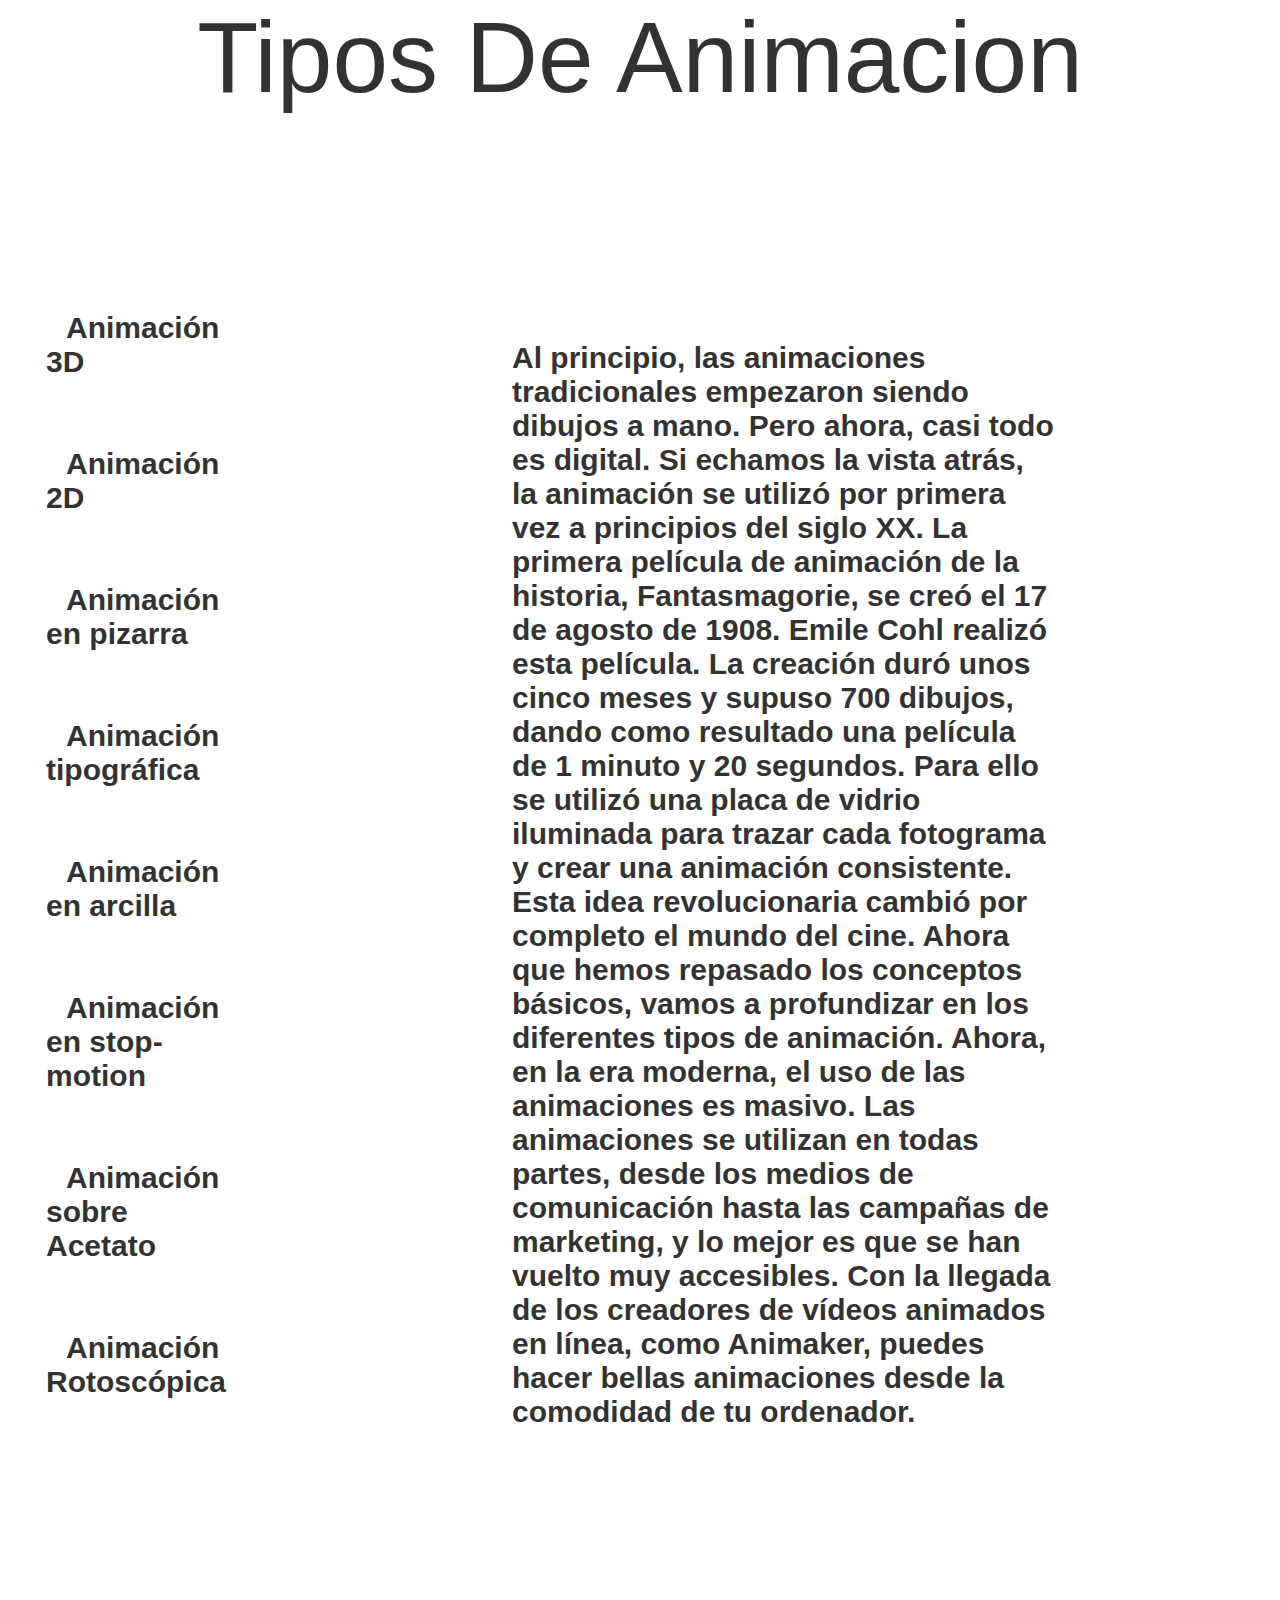
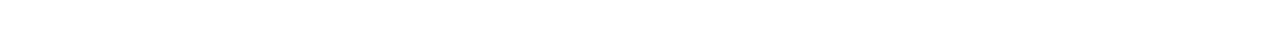
<file: Proyecto pagina 2 David Santiago Ruiz Ruiz (2)/Proyecto pagina 2 David Santiago Ruiz Ruiz/Proyecto pagina 2 David Santiago Ruiz Ruiz/index.html>
<!DOCTYPE html>
<html lang="es">
<head>
  <meta charset="UTF-8">
  <meta name="viewport" content="width=device-width, initial-scale=1.0">
  <link rel="stylesheet" href="index.css">
  <title>Tipos de Animación</title>
</head>
<body>
  <header>
    <label>Tipos De Animacion</label>
  </header>
  <div class="anim-container">
  <div class="anim-list">
    <ul>
      <li><a href="Animación 3D.html">Animación 3D</a></li>
      <li><a href="Animación 2D.html">Animación 2D</a></li>
      <li><a href="Animación en pizarra.html">Animación en pizarra</a></li>
      <li><a href="Animación tipográfica.html">Animación tipográfica </a></li>
      <li><a href="Animación en arcilla.html">Animación en arcilla</a></li>
      <li><a href="Animación en stop-motion.html">Animación en stop-motion</a></li>
      <li><a href="Animación sobre Acetato.html">Animación sobre Acetato</a></li>
      <li><a href="Animación Rotoscópica.html">Animación Rotoscópica</a></li>
    </ul>
  </div>
  <div class="additional-text">
    <p>Al principio, las animaciones tradicionales empezaron siendo dibujos a mano. 
      Pero ahora, casi todo es digital.

      Si echamos la vista atrás, la animación se utilizó por primera vez a principios del siglo XX. 
      La primera película de animación de la historia, Fantasmagorie, se creó el 17 de agosto de 1908. 
      Emile Cohl realizó esta película. La creación duró unos cinco meses y supuso 700 dibujos, 
      dando como resultado una película de 1 minuto y 20 segundos. 
      Para ello se utilizó una placa de vidrio iluminada para trazar cada fotograma y crear una animación consistente. 

      Esta idea revolucionaria cambió por completo el mundo del cine.
      
      Ahora que hemos repasado los conceptos básicos, 
      vamos a profundizar en los diferentes tipos de animación.
      
      Ahora, en la era moderna, el uso de las animaciones es masivo.
      
      Las animaciones se utilizan en todas partes, 
      desde los medios de comunicación hasta las campañas de marketing, y lo mejor es que se han vuelto muy accesibles. 
      
      Con la llegada de los creadores de vídeos animados en línea, 
      como Animaker, puedes hacer bellas animaciones desde la comodidad de tu ordenador.</p>
  </div>
</div>
</body>
</html>
</file>
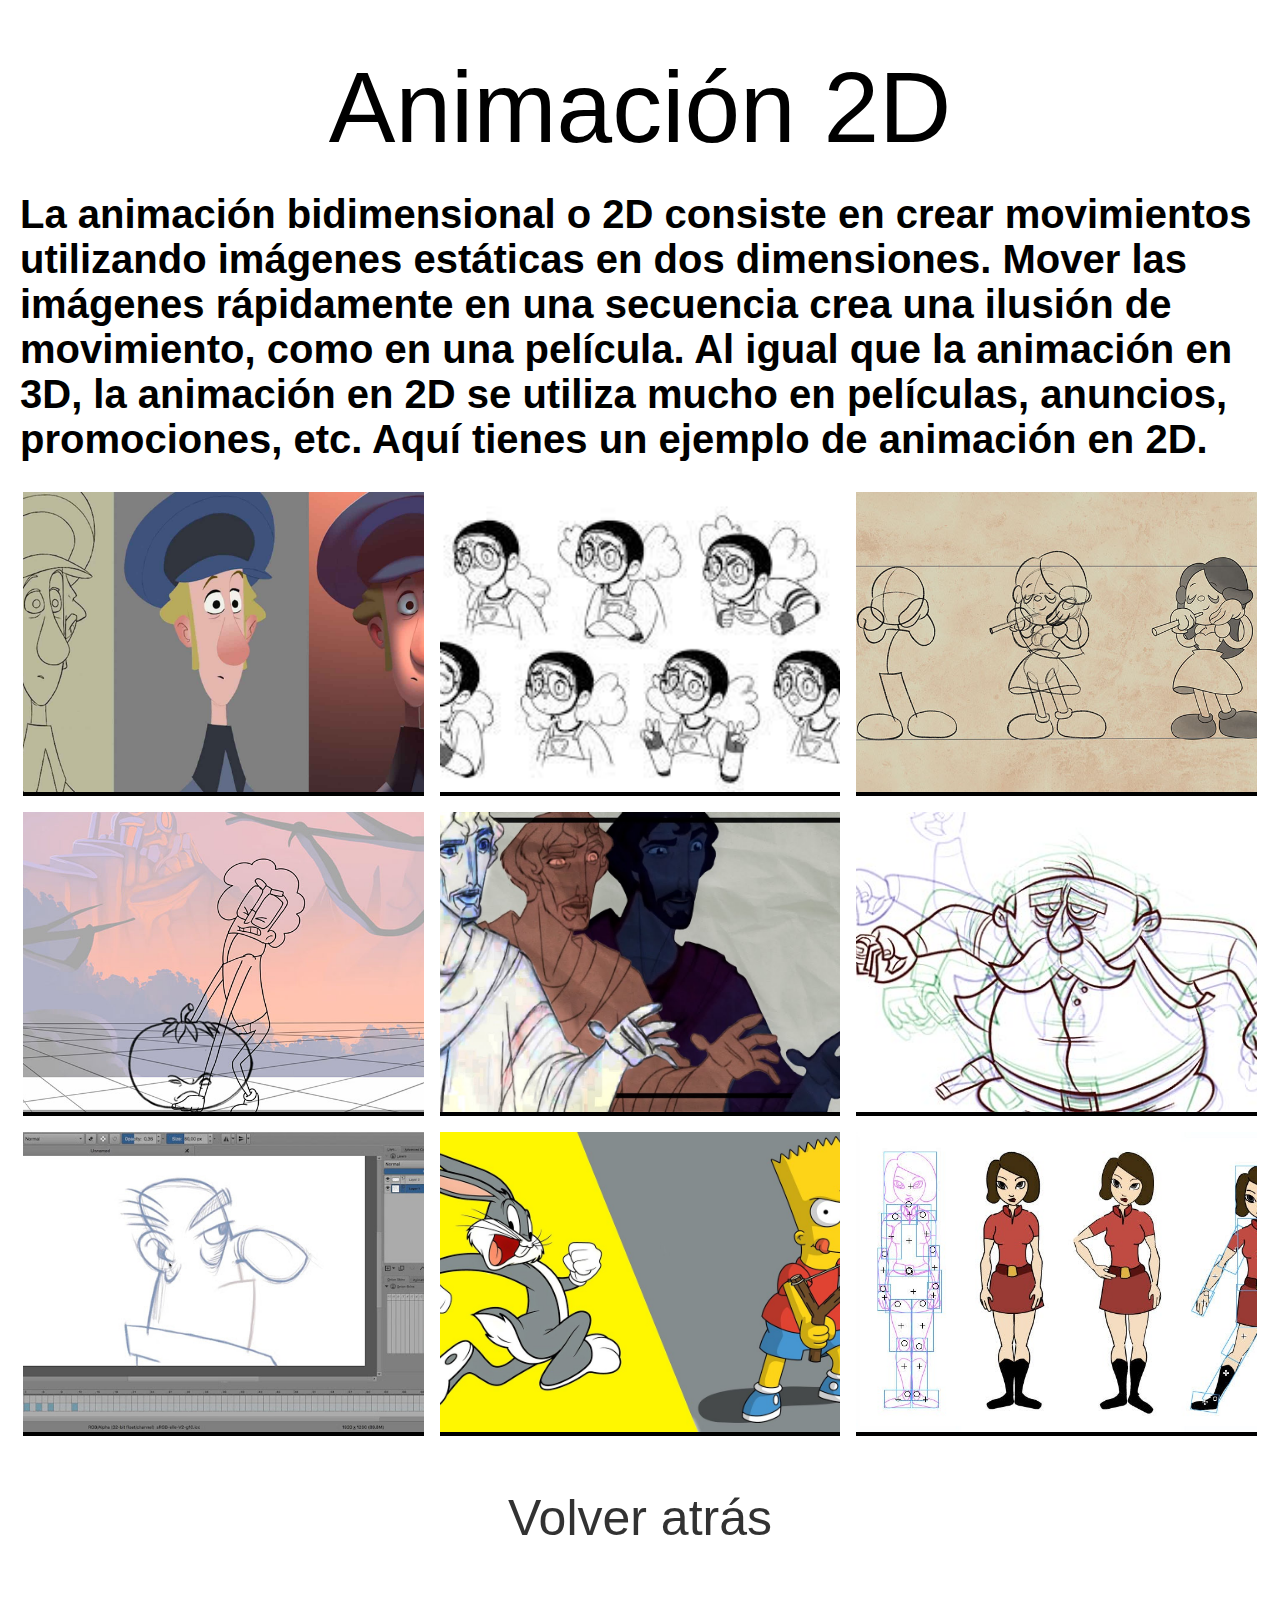
<file: Proyecto pagina 2 David Santiago Ruiz Ruiz (2)/Proyecto pagina 2 David Santiago Ruiz Ruiz/Proyecto pagina 2 David Santiago Ruiz Ruiz/Animación 2D.html>
<!DOCTYPE html>
<html lang="es">
<head>
  <meta charset="UTF-8">
  <meta name="viewport" content="width=device-width, initial-scale=1.0">
  <link rel="stylesheet" href="Animación 2D.html">
  <link rel="stylesheet" href="Animación 2D.css">
  <title>Tipos de Animación</title>
</head>
<body>
  <header>
    <label>Animación 2D</label>
  </header>
  <h1>La animación bidimensional o 2D consiste en crear movimientos utilizando imágenes estáticas en dos dimensiones. Mover las imágenes rápidamente en una secuencia crea una ilusión de movimiento, como en una película. Al igual que la animación en 3D, la animación en 2D se utiliza mucho en películas, anuncios, promociones, etc. Aquí tienes un ejemplo de animación en 2D.</h1>
  <div class="grid-container">
    <div class="grid-item"><img src="imagenes/imagen10.jpg" alt="Imagen 1"></div>
    <div class="grid-item"><img src="imagenes/imagen11.jpg" alt="Imagen 2"></div>
    <div class="grid-item"><img src="imagenes/imagen12.jpg" alt="Imagen 3"></div>
    <div class="grid-item"><img src="imagenes/imagen13.jpg" alt="Imagen 4"></div>
    <div class="grid-item"><img src="imagenes/imagen14.jpg" alt="Imagen 5"></div>
    <div class="grid-item"><img src="imagenes/imagen15.jpg" alt="Imagen 6"></div>
    <div class="grid-item"><img src="imagenes/imagen16.jpg" alt="Imagen 7"></div>
    <div class="grid-item"><img src="imagenes/imagen17.jpg" alt="Imagen 8"></div>
    <div class="grid-item"><img src="imagenes/imagen18.jpg" alt="Imagen 9"></div>
</div>

</body>
<footer>
  <a href="index.html">Volver atrás</a>
</footer>
</html>
</file>
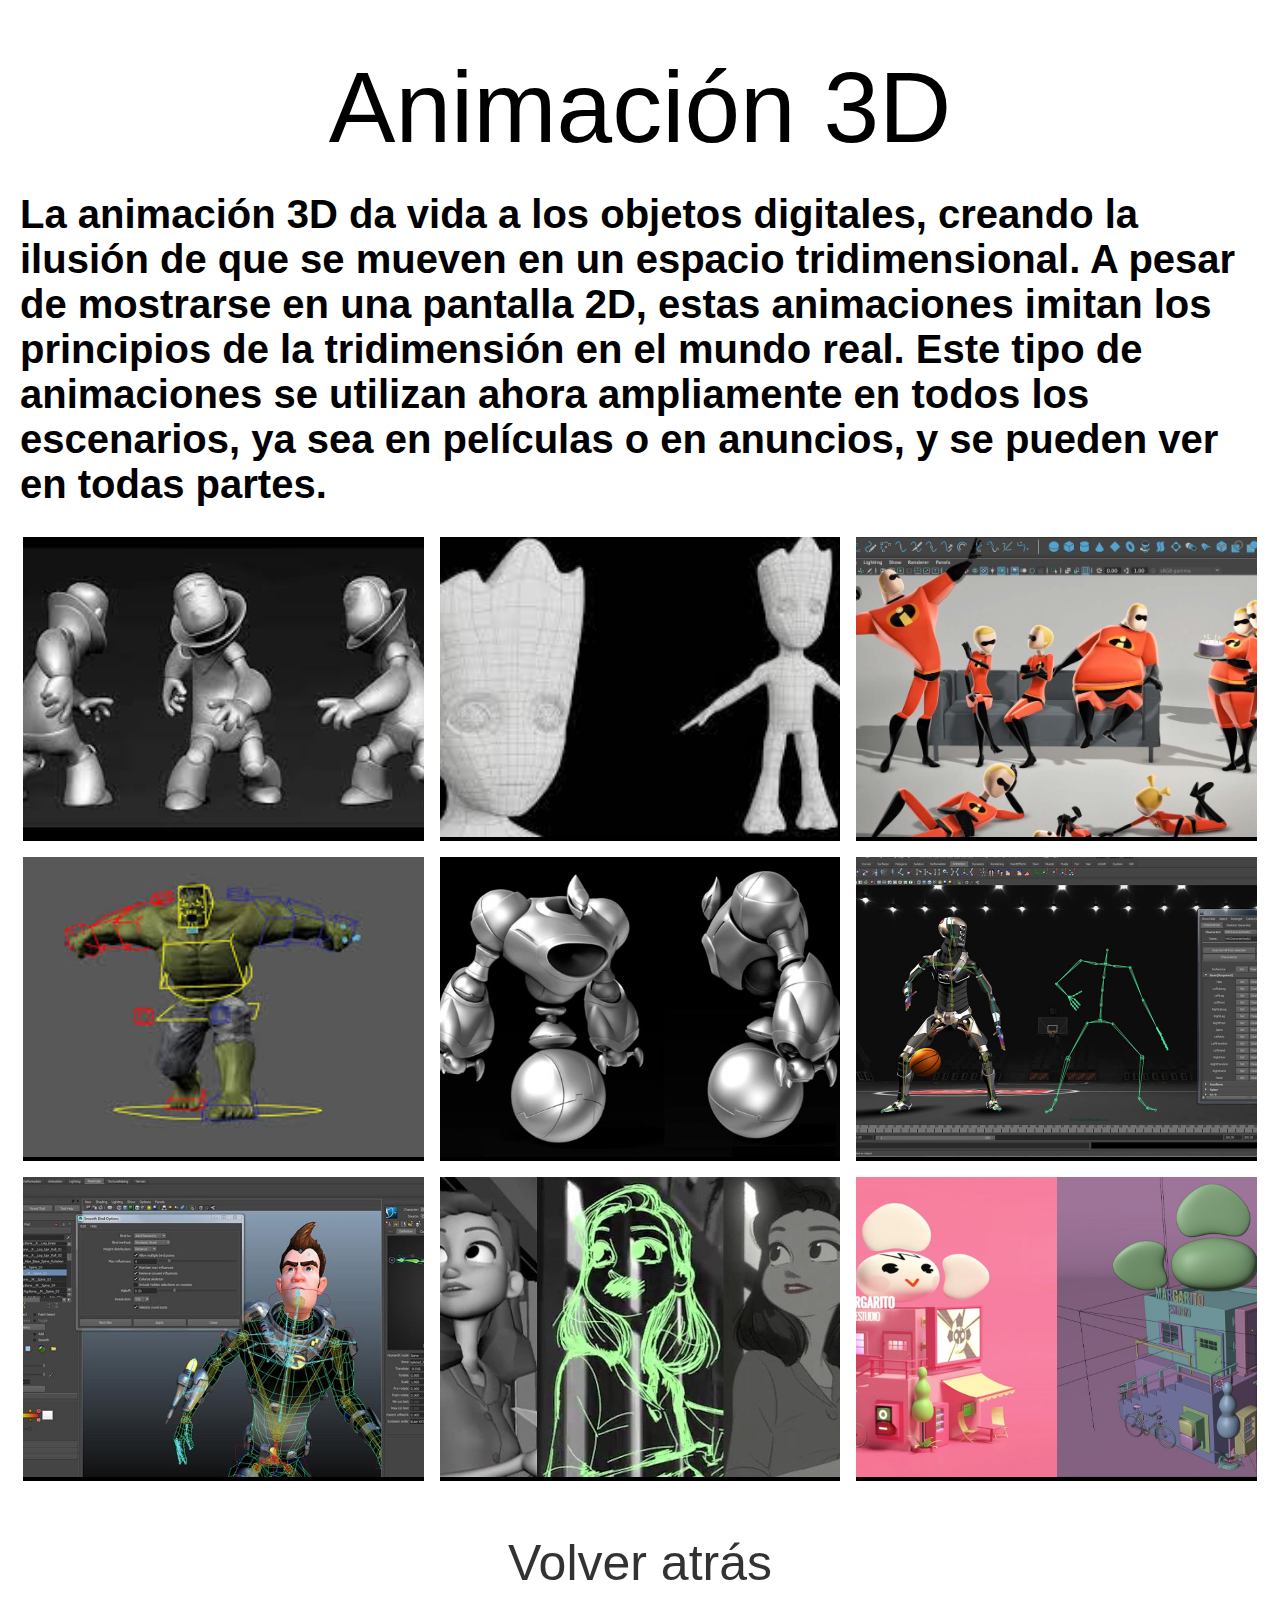
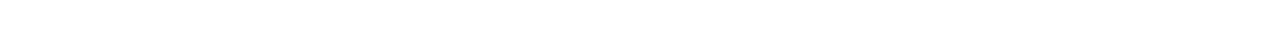
<file: Proyecto pagina 2 David Santiago Ruiz Ruiz (2)/Proyecto pagina 2 David Santiago Ruiz Ruiz/Proyecto pagina 2 David Santiago Ruiz Ruiz/Animación 3D.html>
<!DOCTYPE html>
<html lang="es">
<head>
  <meta charset="UTF-8">
  <meta name="viewport" content="width=device-width, initial-scale=1.0">
  <link rel="stylesheet" href="Animación 3D.html">
  <link rel="stylesheet" href="Animación 3D.css">
  <title>Tipos de Animación</title>
</head>
<body>
  <header>
    <label>Animación 3D</label>
  </header>
  <h1>La animación 3D da vida a los objetos digitales, creando la ilusión de que se mueven en un espacio tridimensional. A pesar de mostrarse en una pantalla 2D, estas animaciones imitan los principios de la tridimensión en el mundo real. Este tipo de animaciones se utilizan ahora ampliamente en todos los escenarios, ya sea en películas o en anuncios, y se pueden ver en todas partes.</h1>
  <div class="grid-container">
    <div class="grid-item"><img src="imagenes/imagen1.jpg" alt="Imagen 1"></div>
    <div class="grid-item"><img src="imagenes/imagen2.jpg" alt="Imagen 2"></div>
    <div class="grid-item"><img src="imagenes/imagen3.jpg" alt="Imagen 3"></div>
    <div class="grid-item"><img src="imagenes/imagen4.jpg" alt="Imagen 4"></div>
    <div class="grid-item"><img src="imagenes/imagen5.jpg" alt="Imagen 5"></div>
    <div class="grid-item"><img src="imagenes/imagen6.jpg" alt="Imagen 6"></div>
    <div class="grid-item"><img src="imagenes/imagen7.jpg" alt="Imagen 7"></div>
    <div class="grid-item"><img src="imagenes/imagen8.jpg" alt="Imagen 8"></div>
    <div class="grid-item"><img src="imagenes/imagen9.jpg" alt="Imagen 9"></div>
</div>

</body>
<footer>
  <a href="index.html">Volver atrás</a>
</footer>
</html>
</file>
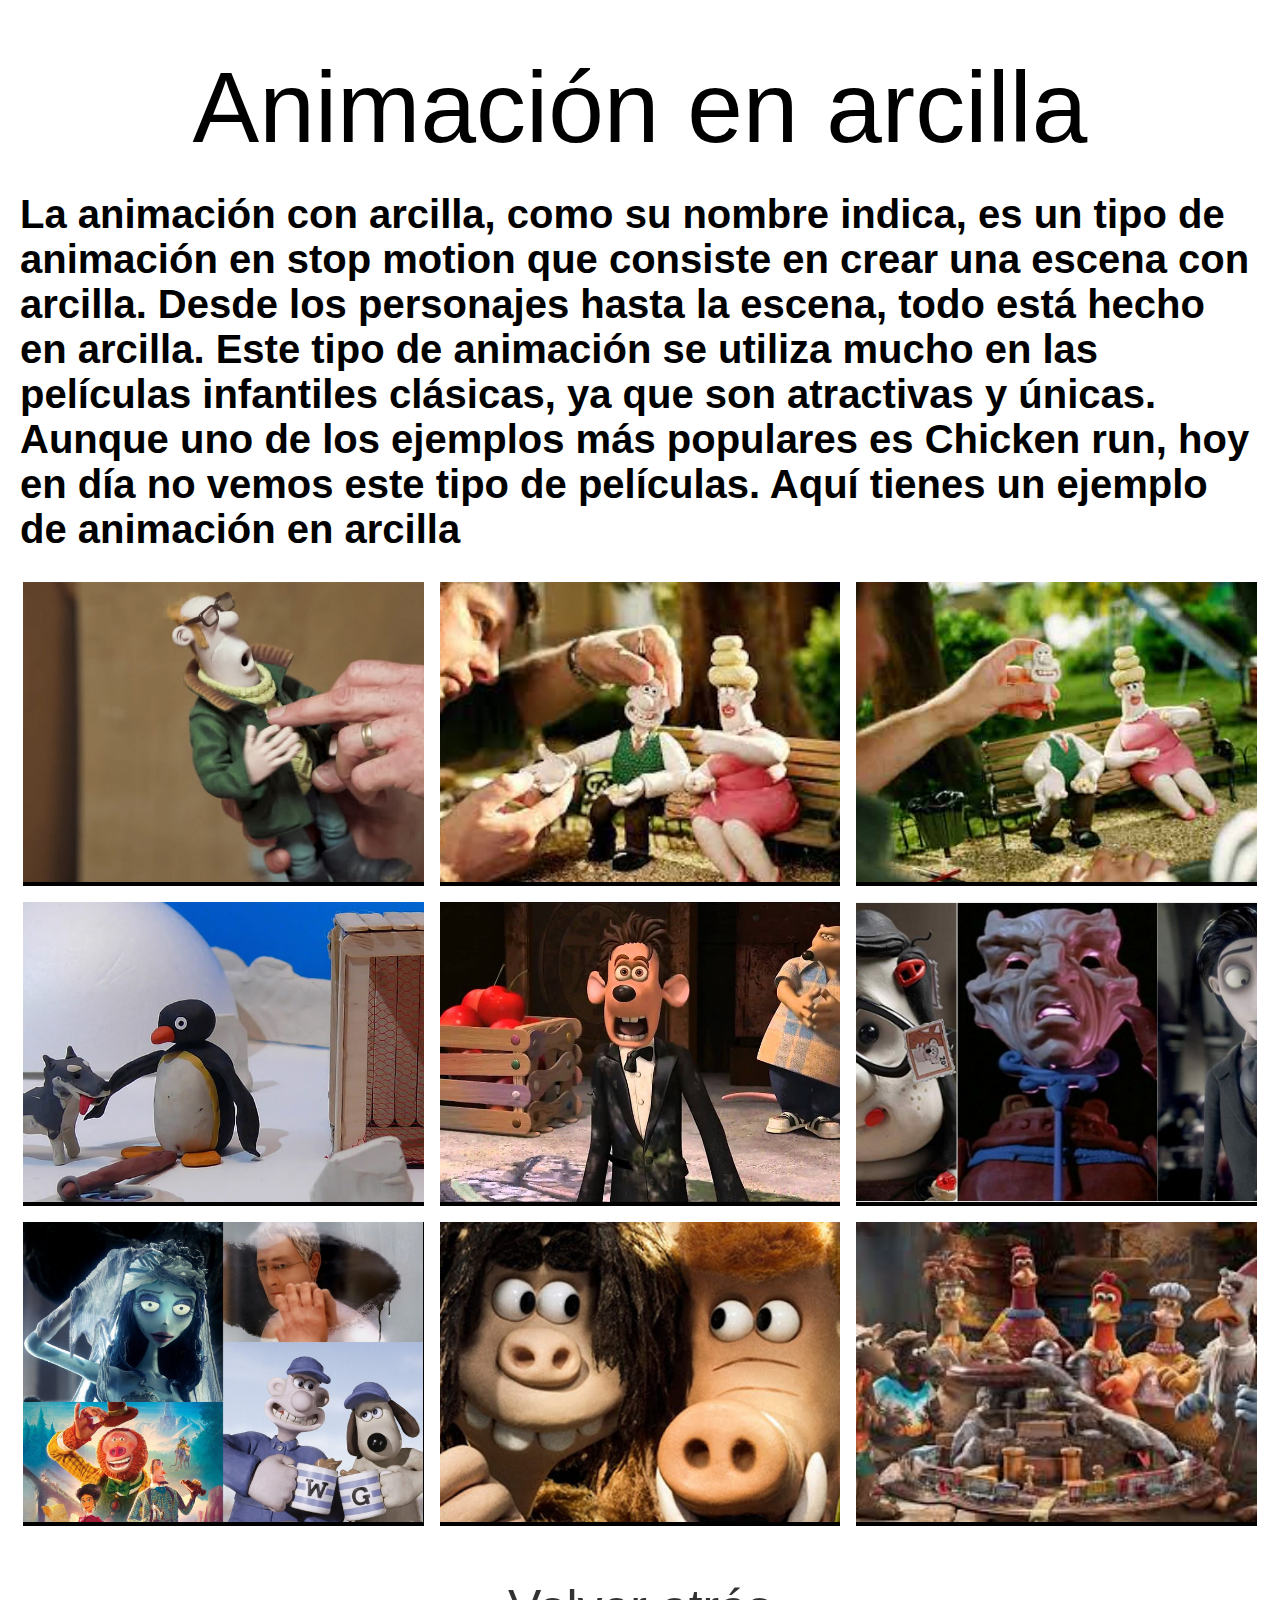
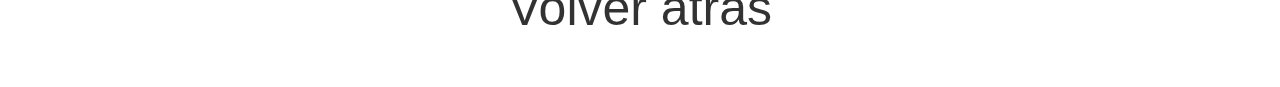
<file: Proyecto pagina 2 David Santiago Ruiz Ruiz (2)/Proyecto pagina 2 David Santiago Ruiz Ruiz/Proyecto pagina 2 David Santiago Ruiz Ruiz/Animación en arcilla.html>
<!DOCTYPE html>
<html lang="es">
<head>
  <meta charset="UTF-8">
  <meta name="viewport" content="width=device-width, initial-scale=1.0">
  <link rel="stylesheet" href="Animación en arcilla.html">
  <link rel="stylesheet" href="Animación en arcilla.css">
  <title>Tipos de Animación</title>
</head>
<body>
  <header>
    <label>Animación en arcilla</label>
  </header>
  <h1>La animación con arcilla, como su nombre indica, es un tipo de animación en stop motion que consiste en crear una escena con arcilla. Desde los personajes hasta la escena, todo está hecho en arcilla. Este tipo de animación se utiliza mucho en las películas infantiles clásicas, ya que son atractivas y únicas. Aunque uno de los ejemplos más populares es Chicken run, hoy en día no vemos este tipo de películas. Aquí tienes un ejemplo de animación en arcilla</h1>
  <div class="grid-container">
    <div class="grid-item"><img src="imagenes/imagen37.jpg" alt="Imagen 1"></div>
    <div class="grid-item"><img src="imagenes/imagen38.jpg" alt="Imagen 2"></div>
    <div class="grid-item"><img src="imagenes/imagen39.jpg" alt="Imagen 3"></div>
    <div class="grid-item"><img src="imagenes/imagen40.jpg" alt="Imagen 4"></div>
    <div class="grid-item"><img src="imagenes/imagen41.jpeg" alt="Imagen 5"></div>
    <div class="grid-item"><img src="imagenes/imagen42.jpg" alt="Imagen 6"></div>
    <div class="grid-item"><img src="imagenes/imagen43.jpg" alt="Imagen 7"></div>
    <div class="grid-item"><img src="imagenes/imagen44.jpg" alt="Imagen 8"></div>
    <div class="grid-item"><img src="imagenes/imagen45.jpg" alt="Imagen 9"></div>
</div>

</body>
<footer>
  <a href="index.html">Volver atrás</a>
</footer>
</html>
</file>
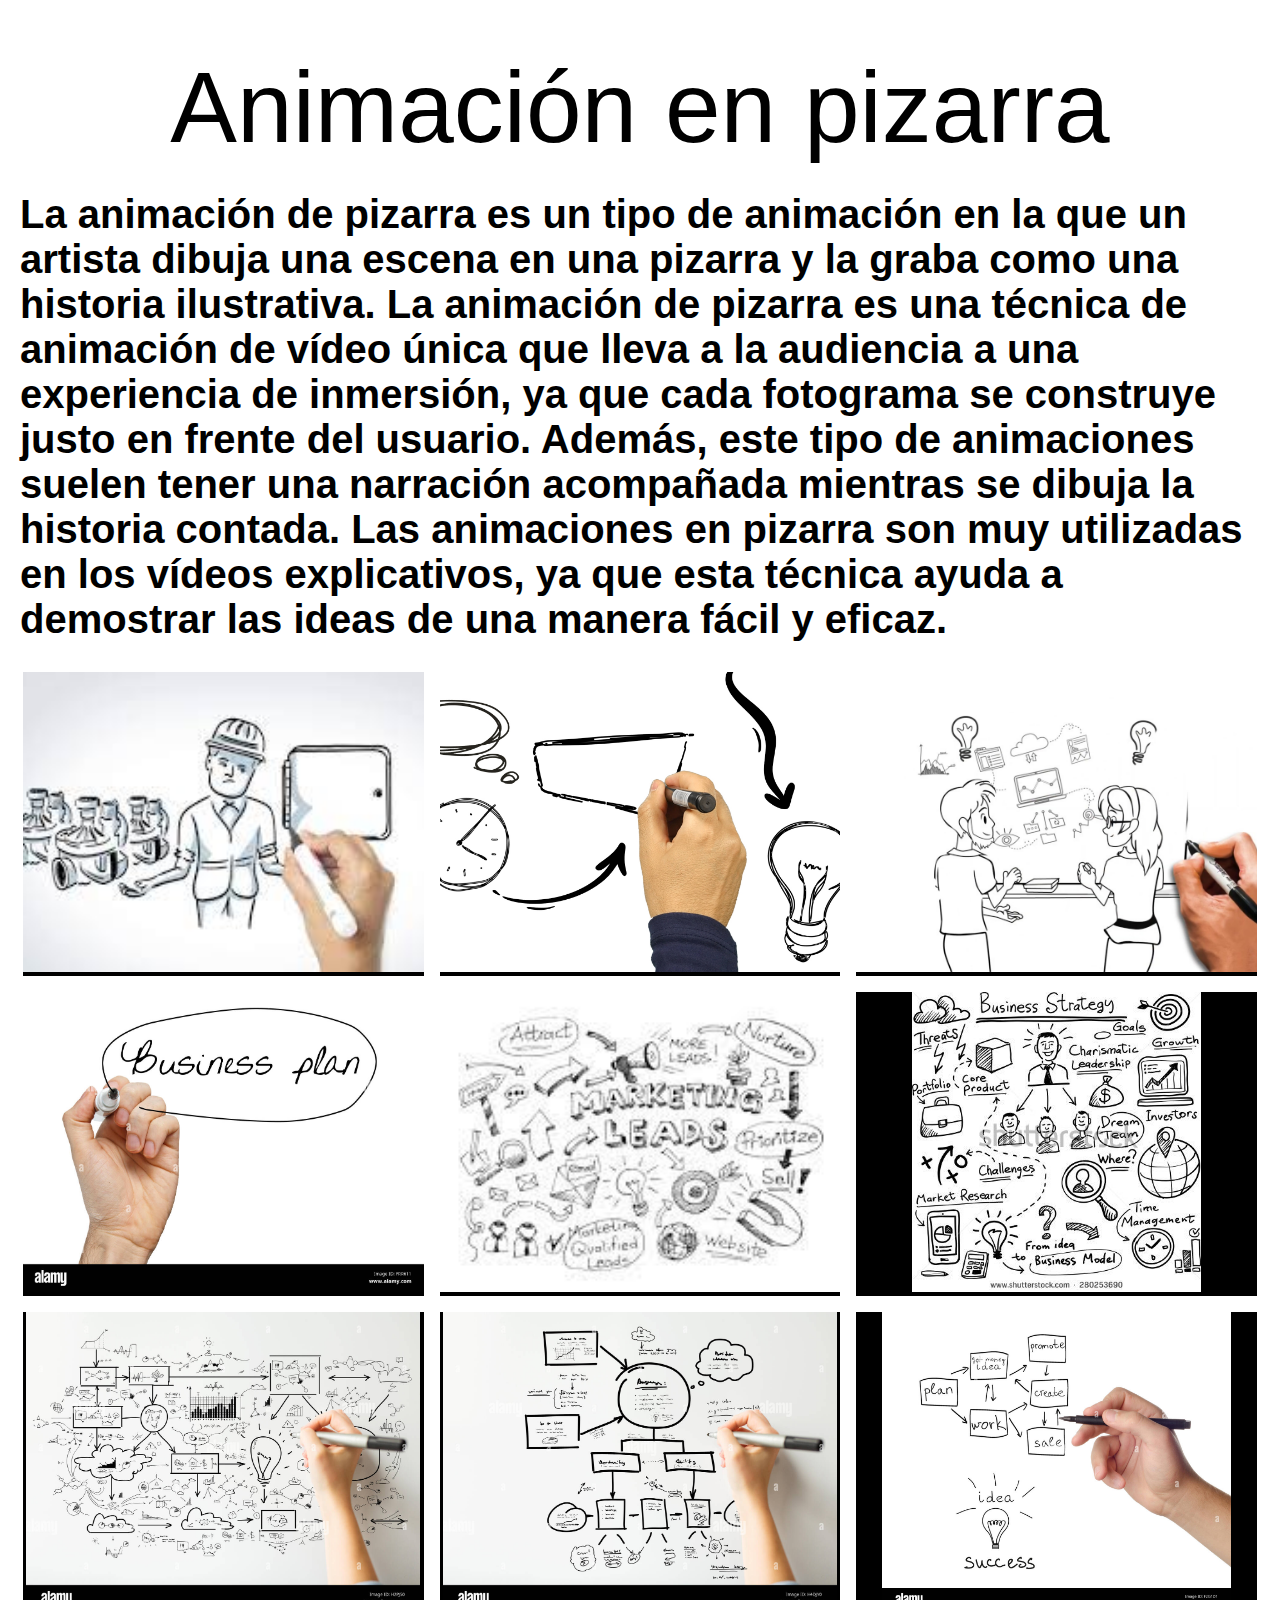
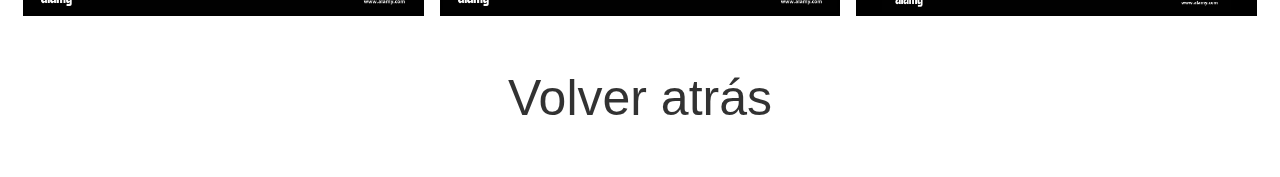
<file: Proyecto pagina 2 David Santiago Ruiz Ruiz (2)/Proyecto pagina 2 David Santiago Ruiz Ruiz/Proyecto pagina 2 David Santiago Ruiz Ruiz/Animación en pizarra.html>
<!DOCTYPE html>
<html lang="es">
<head>
  <meta charset="UTF-8">
  <meta name="viewport" content="width=device-width, initial-scale=1.0">
  <link rel="stylesheet" href="Animación en pizarra.html">
  <link rel="stylesheet" href="Animación en pizarra.css">
  <title>Tipos de Animación</title>
</head>
<body>
  <header>
    <label>Animación en pizarra</label>
  </header>
  <h1>La animación de pizarra es un tipo de animación en la que un artista dibuja una escena en una pizarra y la graba como una historia ilustrativa. La animación de pizarra es una técnica de animación de vídeo única que lleva a la audiencia a una experiencia de inmersión, ya que cada fotograma se construye justo en frente del usuario. Además, este tipo de animaciones suelen tener una narración acompañada mientras se dibuja la historia contada. Las animaciones en pizarra son muy utilizadas en los vídeos explicativos, ya que esta técnica ayuda a demostrar las ideas de una manera fácil y eficaz.</h1>
  <div class="grid-container">
    <div class="grid-item"><img src="imagenes/imagen19.jpg" alt="Imagen 1"></div>
    <div class="grid-item"><img src="imagenes/imagen20.jpg" alt="Imagen 2"></div>
    <div class="grid-item"><img src="imagenes/imagen21.jpg" alt="Imagen 3"></div>
    <div class="grid-item"><img src="imagenes/imagen22.jpg" alt="Imagen 4"></div>
    <div class="grid-item"><img src="imagenes/imagen23.jpg" alt="Imagen 5"></div>
    <div class="grid-item"><img src="imagenes/imagen24.jpg" alt="Imagen 6"></div>
    <div class="grid-item"><img src="imagenes/imagen25.jpg" alt="Imagen 7"></div>
    <div class="grid-item"><img src="imagenes/imagen26.jpg" alt="Imagen 8"></div>
    <div class="grid-item"><img src="imagenes/imagen27.jpg" alt="Imagen 9"></div>
</div>

</body>
<footer>
  <a href="index.html">Volver atrás</a>
</footer>
</html>
</file>
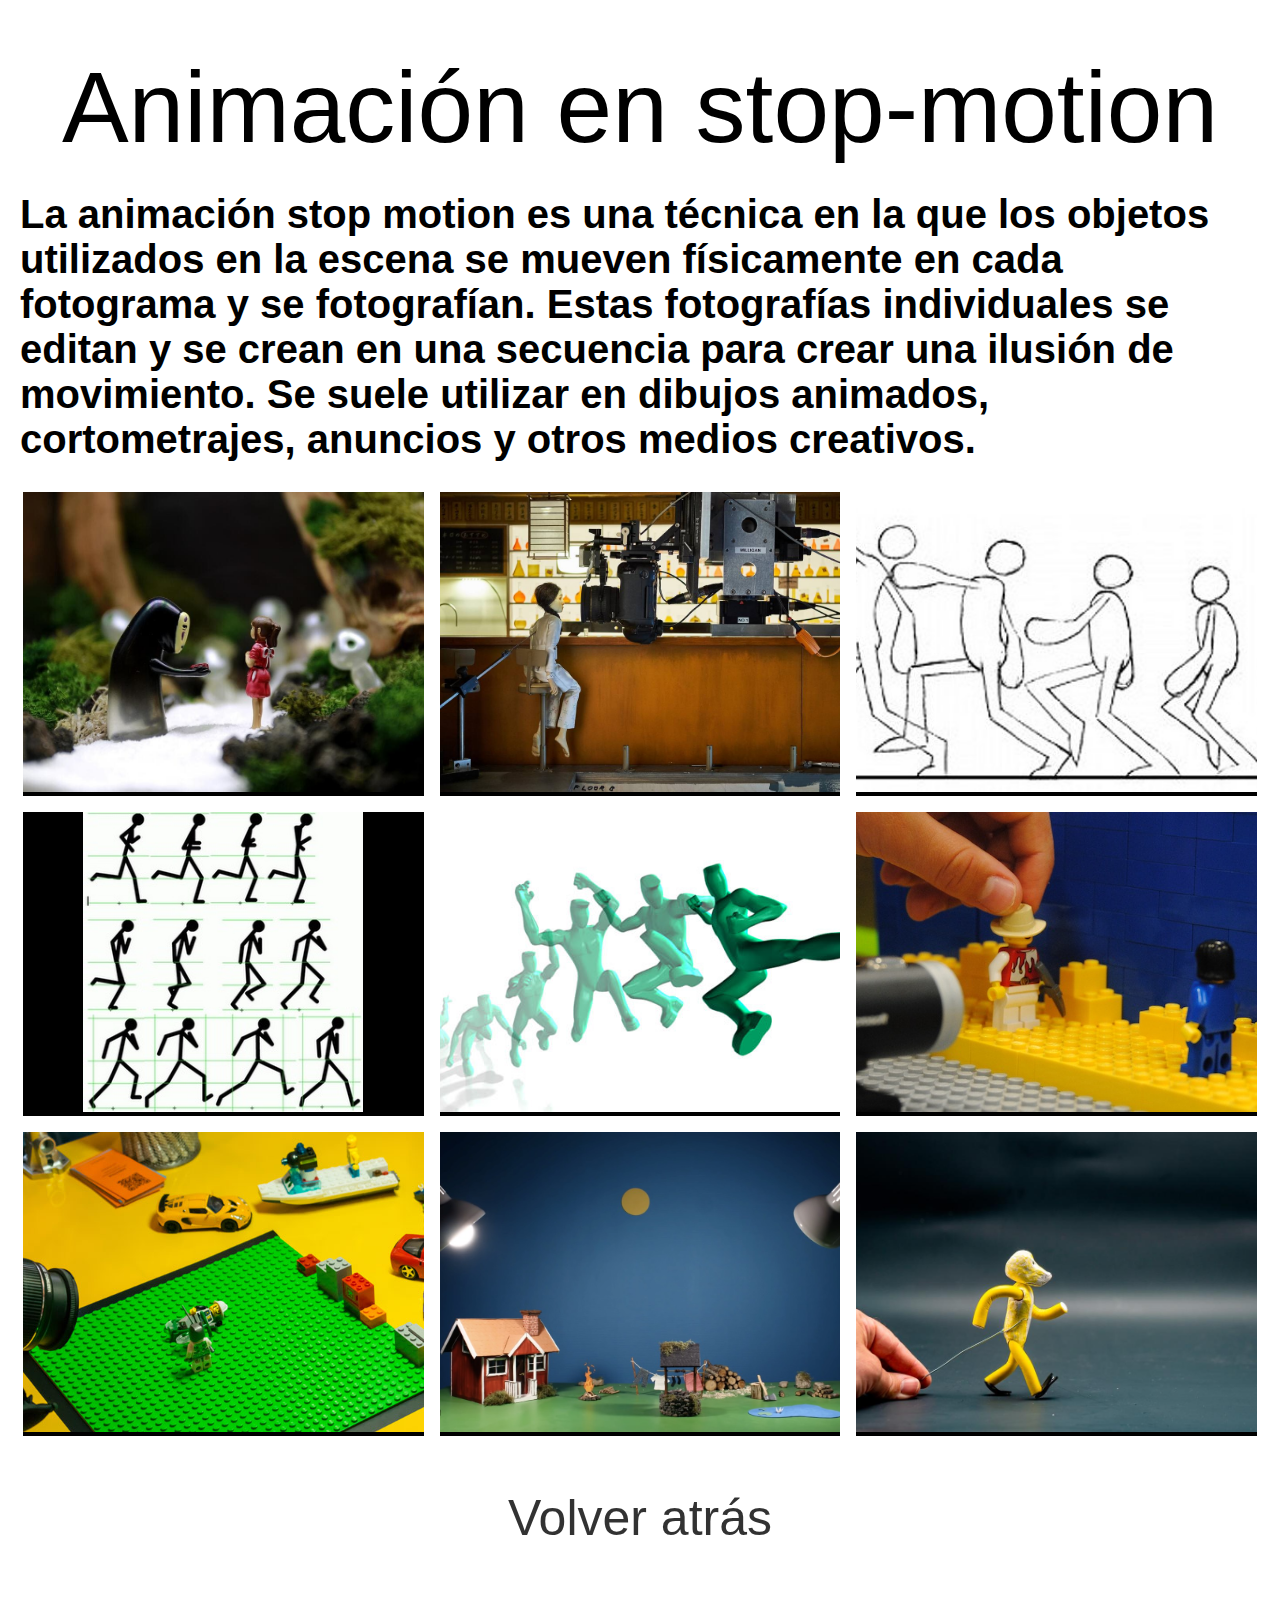
<file: Proyecto pagina 2 David Santiago Ruiz Ruiz (2)/Proyecto pagina 2 David Santiago Ruiz Ruiz/Proyecto pagina 2 David Santiago Ruiz Ruiz/Animación en stop-motion.html>
<!DOCTYPE html>
<html lang="es">
<head>
  <meta charset="UTF-8">
  <meta name="viewport" content="width=device-width, initial-scale=1.0">
  <link rel="stylesheet" href="Animación en stop-motion.html">
  <link rel="stylesheet" href="Animación en stop-motion.css">
  <title>Tipos de Animación</title>
</head>
<body>
  <header>
    <label>Animación en stop-motion</label>
  </header>
  <h1>La animación stop motion es una técnica en la que los objetos utilizados en la escena se mueven físicamente en cada fotograma y se fotografían. Estas fotografías individuales se editan y se crean en una secuencia para crear una ilusión de movimiento. Se suele utilizar en dibujos animados, cortometrajes, anuncios y otros medios creativos.</h1>
  <div class="grid-container">
    <div class="grid-item"><img src="imagenes/imagen46.jpg" alt="Imagen 1"></div>
    <div class="grid-item"><img src="imagenes/imagen47.jpg" alt="Imagen 2"></div>
    <div class="grid-item"><img src="imagenes/imagen48.jpg" alt="Imagen 3"></div>
    <div class="grid-item"><img src="imagenes/imagen49.jpg" alt="Imagen 4"></div>
    <div class="grid-item"><img src="imagenes/imagen50.jpg" alt="Imagen 5"></div>
    <div class="grid-item"><img src="imagenes/imagen51.jpg" alt="Imagen 6"></div>
    <div class="grid-item"><img src="imagenes/imagen52.jpg" alt="Imagen 7"></div>
    <div class="grid-item"><img src="imagenes/imagen53.jpg" alt="Imagen 8"></div>
    <div class="grid-item"><img src="imagenes/imagen54.jpg" alt="Imagen 9"></div>
</div>

</body>
<footer>
  <a href="index.html">Volver atrás</a>
</footer>
</html>
</file>
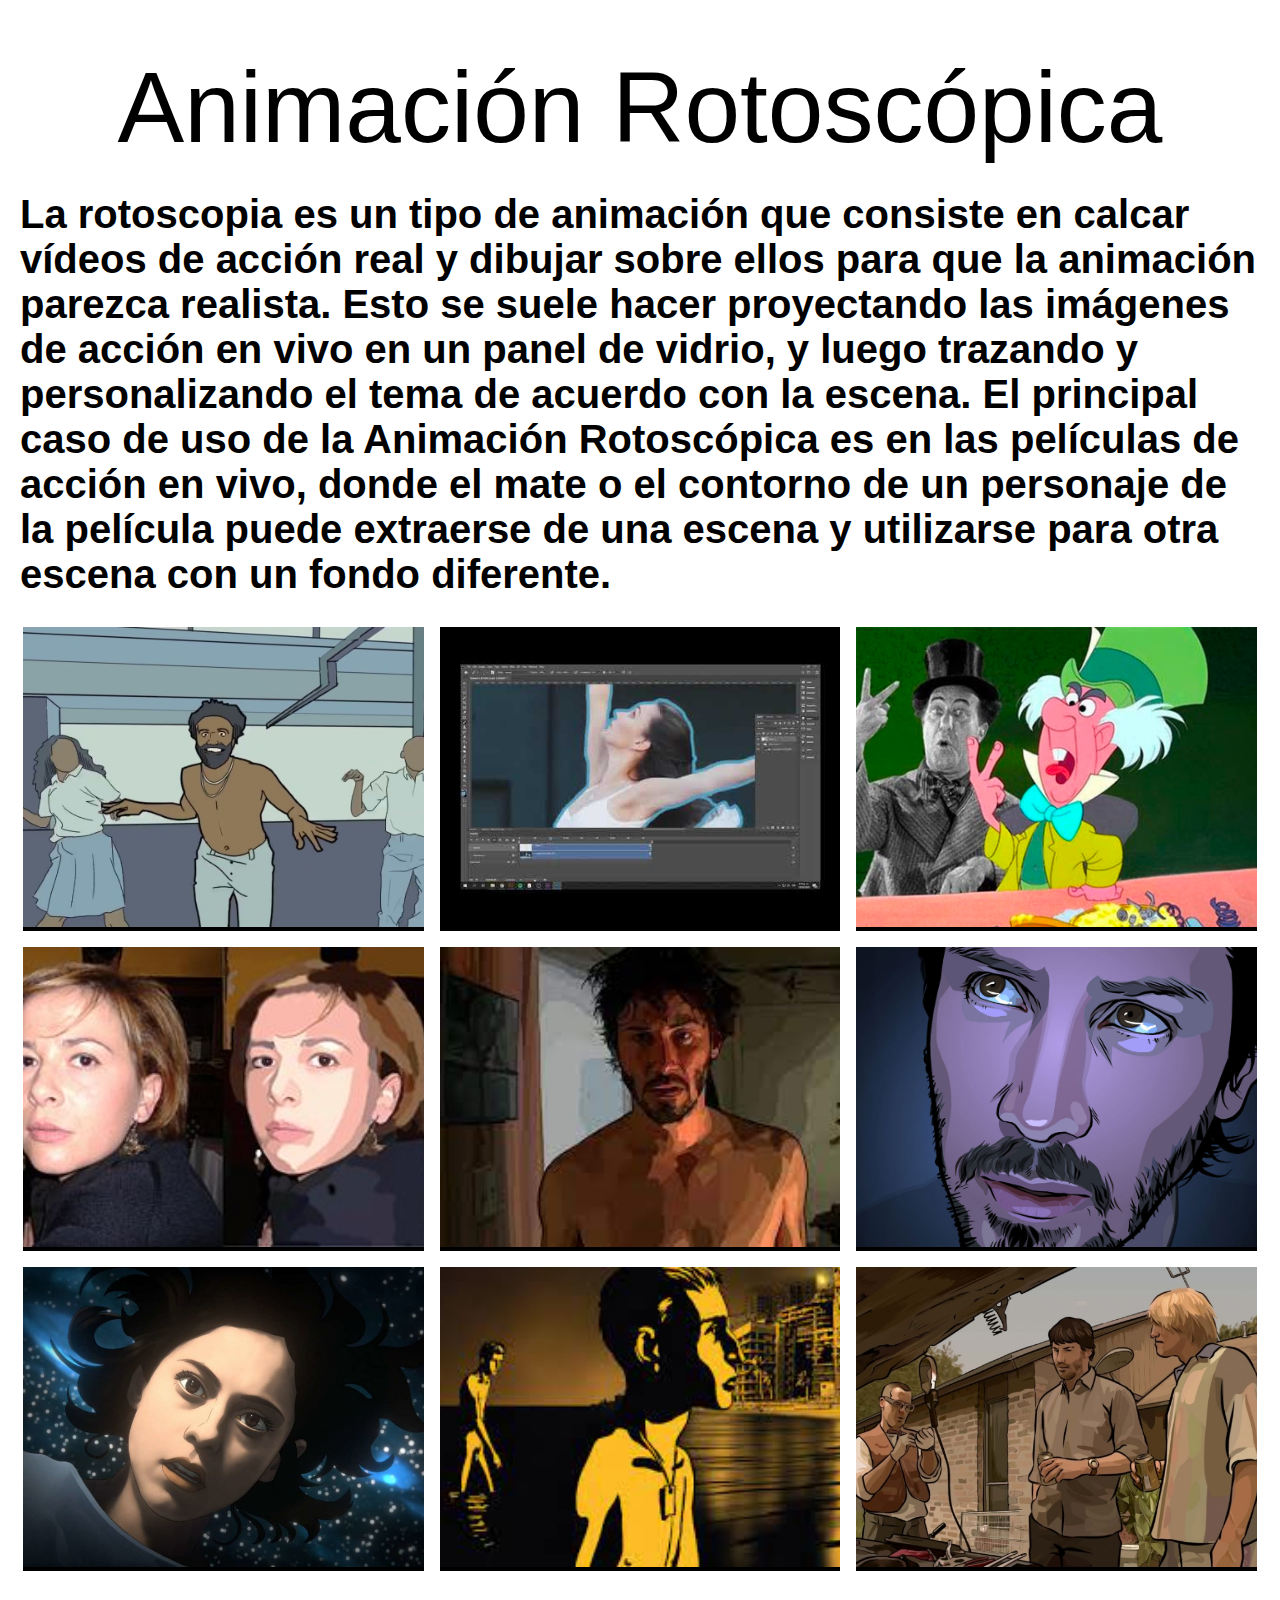
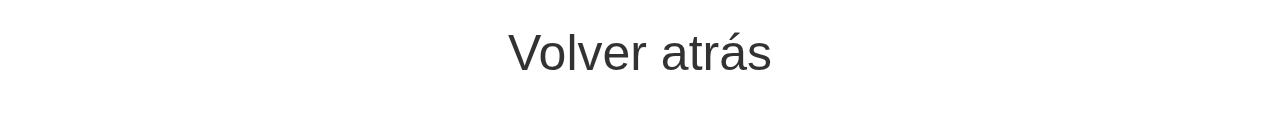
<file: Proyecto pagina 2 David Santiago Ruiz Ruiz (2)/Proyecto pagina 2 David Santiago Ruiz Ruiz/Proyecto pagina 2 David Santiago Ruiz Ruiz/Animación Rotoscópica.html>
<!DOCTYPE html>
<html lang="es">
<head>
  <meta charset="UTF-8">
  <meta name="viewport" content="width=device-width, initial-scale=1.0">
  <link rel="stylesheet" href="Animación Rotoscópica.html">
  <link rel="stylesheet" href="Animación Rotoscópica.css">
  <title>Tipos de Animación</title>
</head>
<body>
  <header>
    <label>Animación Rotoscópica</label>
  </header>
  <h1>La rotoscopia es un tipo de animación que consiste en calcar vídeos de acción real y dibujar sobre ellos para que la animación parezca realista. Esto se suele hacer proyectando las imágenes de acción en vivo en un panel de vidrio, y luego trazando y personalizando el tema de acuerdo con la escena. El principal caso de uso de la Animación Rotoscópica es en las películas de acción en vivo, donde el mate o el contorno de un personaje de la película puede extraerse de una escena y utilizarse para otra escena con un fondo diferente.</h1>
  <div class="grid-container">
    <div class="grid-item"><img src="imagenes/imagen64.jpg" alt="Imagen 1"></div>
    <div class="grid-item"><img src="imagenes/imagen65.jpg" alt="Imagen 2"></div>
    <div class="grid-item"><img src="imagenes/imagen66.jpg" alt="Imagen 3"></div>
    <div class="grid-item"><img src="imagenes/imagen67.jpg" alt="Imagen 4"></div>
    <div class="grid-item"><img src="imagenes/imagen68.jpg" alt="Imagen 5"></div>
    <div class="grid-item"><img src="imagenes/imagen69.jpg" alt="Imagen 6"></div>
    <div class="grid-item"><img src="imagenes/imagen70.jpeg" alt="Imagen 7"></div>
    <div class="grid-item"><img src="imagenes/imagen71.jpg" alt="Imagen 8"></div>
    <div class="grid-item"><img src="imagenes/imagen72.jpg" alt="Imagen 9"></div>
</div>

</body>
<footer>
  <a href="index.html">Volver atrás</a>
</footer>
</html>
</file>
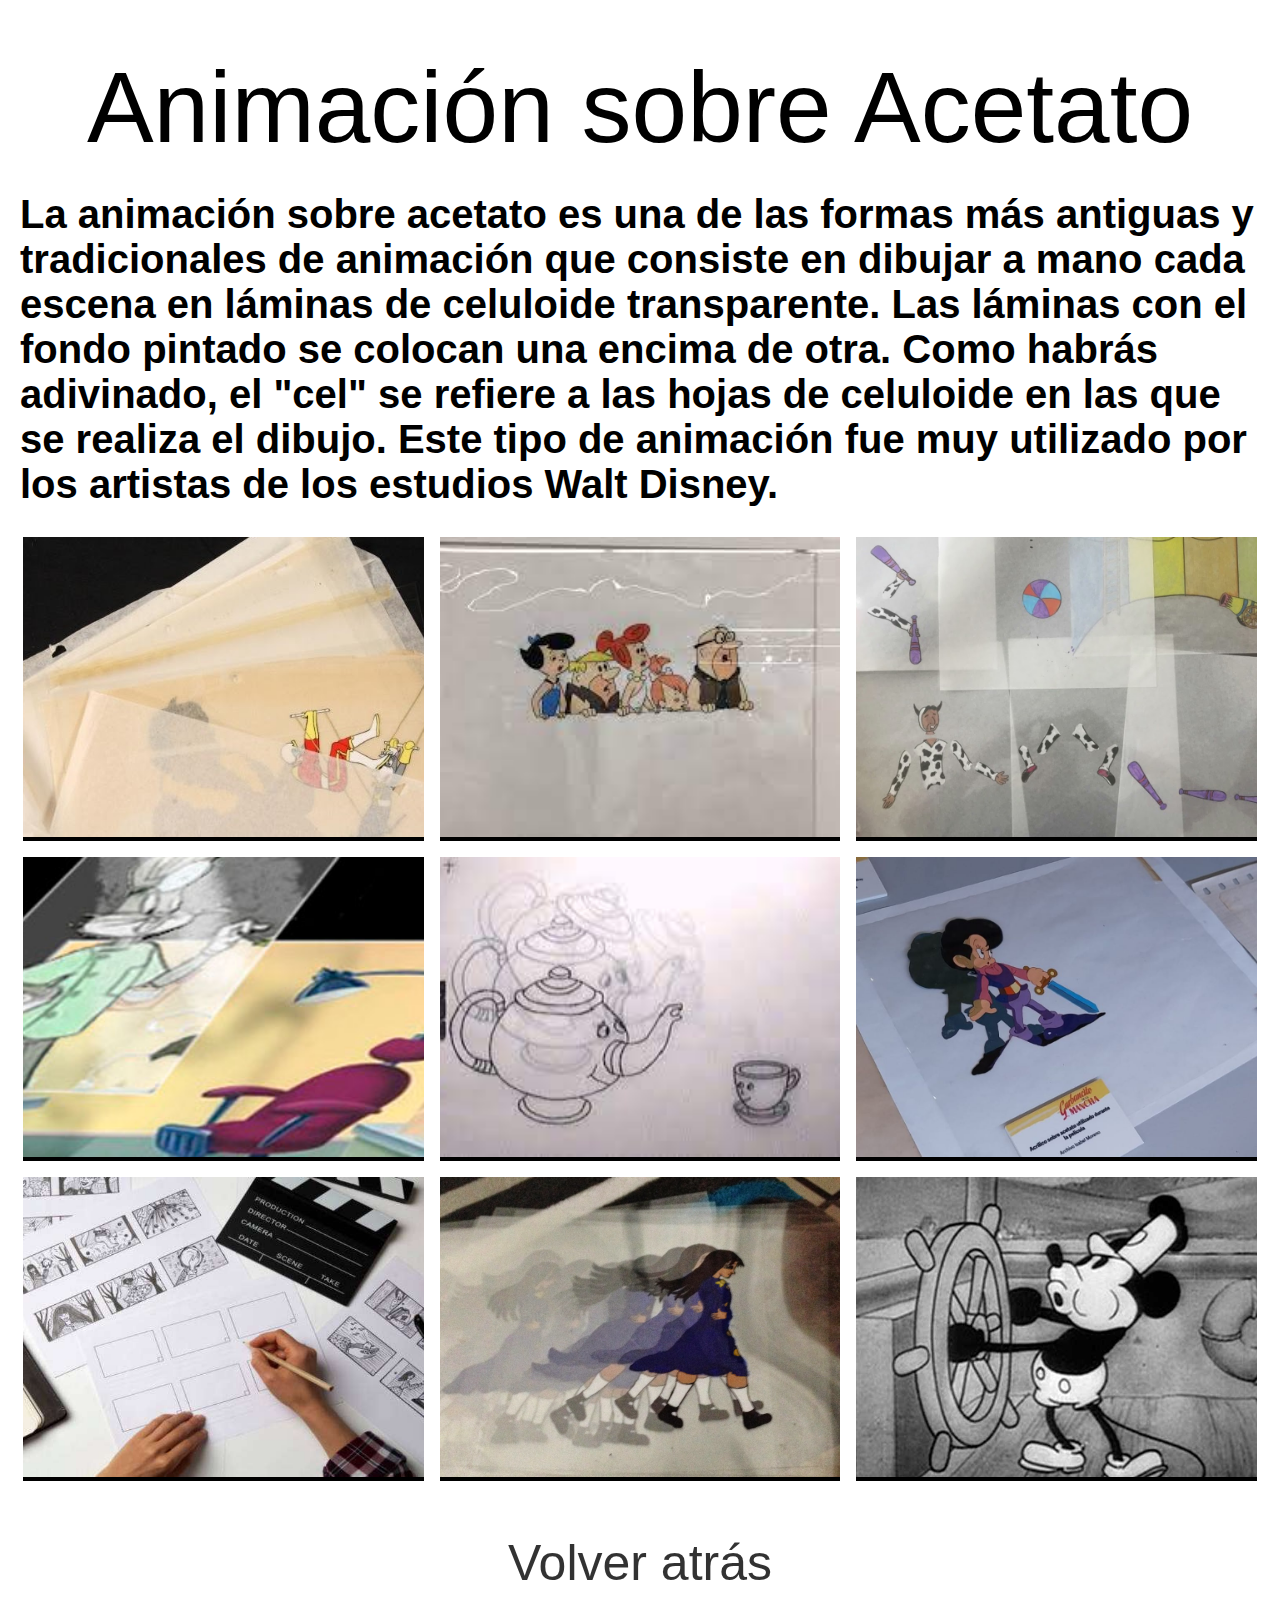
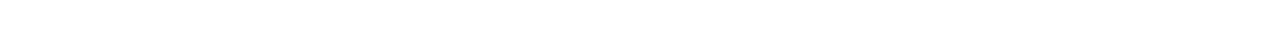
<file: Proyecto pagina 2 David Santiago Ruiz Ruiz (2)/Proyecto pagina 2 David Santiago Ruiz Ruiz/Proyecto pagina 2 David Santiago Ruiz Ruiz/Animación sobre Acetato.html>
<!DOCTYPE html>
<html lang="es">
<head>
  <meta charset="UTF-8">
  <meta name="viewport" content="width=device-width, initial-scale=1.0">
  <link rel="stylesheet" href="Animación sobre Acetato.html">
  <link rel="stylesheet" href="Animación sobre Acetato.css">
  <title>Tipos de Animación</title>
</head>
<body>
  <header>
    <label>Animación sobre Acetato</label>
  </header>
  <h1>La animación sobre acetato es una de las formas más antiguas y tradicionales de animación que consiste en dibujar a mano cada escena en láminas de celuloide transparente. Las láminas con el fondo pintado se colocan una encima de otra. Como habrás adivinado, el "cel" se refiere a las hojas de celuloide en las que se realiza el dibujo. Este tipo de animación fue muy utilizado por los artistas de los estudios Walt Disney.</h1>
  <div class="grid-container">
    <div class="grid-item"><img src="imagenes/imagen55.jpg" alt="Imagen 1"></div>
    <div class="grid-item"><img src="imagenes/imagen56.jpg" alt="Imagen 2"></div>
    <div class="grid-item"><img src="imagenes/imagen57.jpg" alt="Imagen 3"></div>
    <div class="grid-item"><img src="imagenes/imagen58.jpg" alt="Imagen 4"></div>
    <div class="grid-item"><img src="imagenes/imagen59.jpg" alt="Imagen 5"></div>
    <div class="grid-item"><img src="imagenes/imagen60.jpg" alt="Imagen 6"></div>
    <div class="grid-item"><img src="imagenes/imagen61.jpg" alt="Imagen 7"></div>
    <div class="grid-item"><img src="imagenes/imagen62.JPG" alt="Imagen 8"></div>
    <div class="grid-item"><img src="imagenes/imagen63.jpg" alt="Imagen 9"></div>
</div>

</body>
<footer>
  <a href="index.html">Volver atrás</a>
</footer>
</html>
</file>
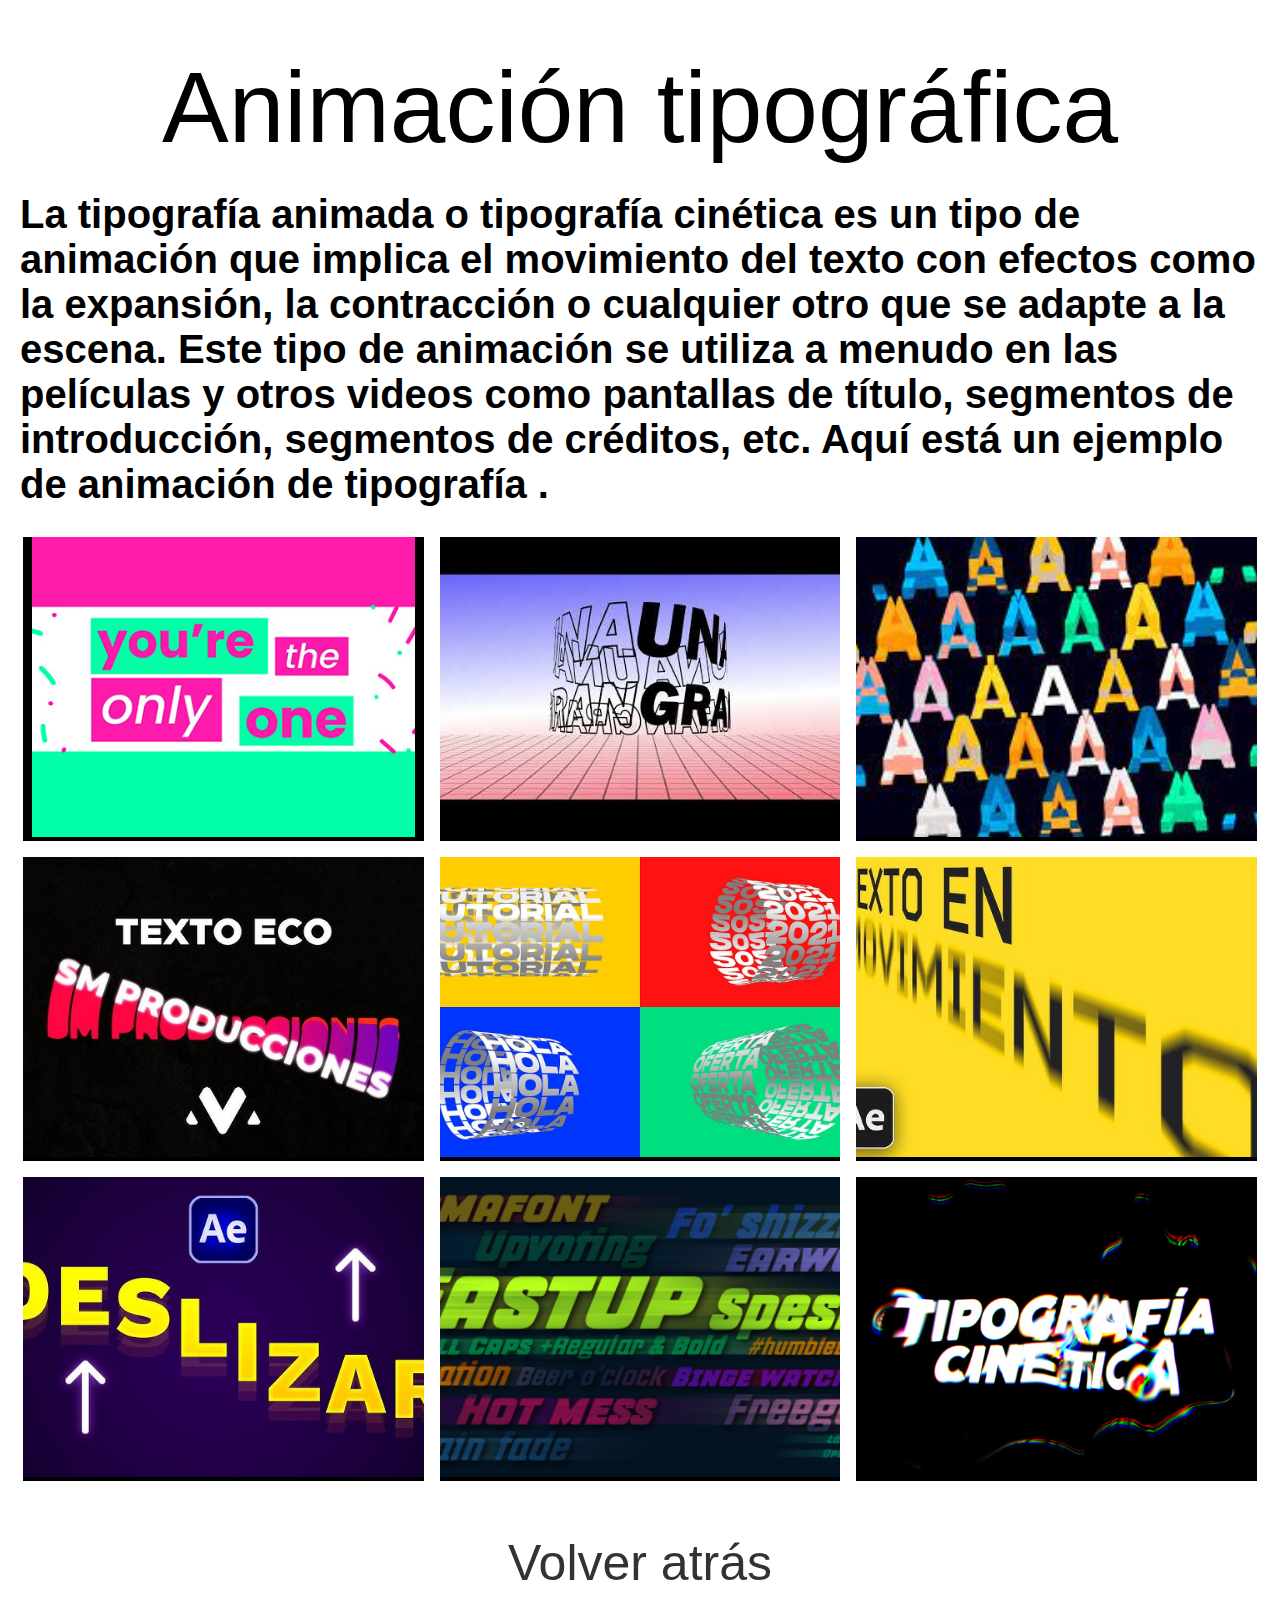
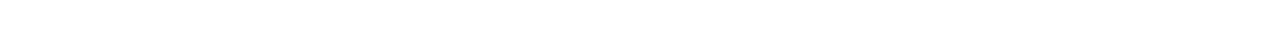
<file: Proyecto pagina 2 David Santiago Ruiz Ruiz (2)/Proyecto pagina 2 David Santiago Ruiz Ruiz/Proyecto pagina 2 David Santiago Ruiz Ruiz/Animación tipográfica.html>
<!DOCTYPE html>
<html lang="es">
<head>
  <meta charset="UTF-8">
  <meta name="viewport" content="width=device-width, initial-scale=1.0">
  <link rel="stylesheet" href="Animación tipográfica.html">
  <link rel="stylesheet" href="Animación tipográfica.css">
  <title>Tipos de Animación</title>
</head>
<body>
  <header>
    <label>Animación tipográfica</label>
  </header>
  <h1>La tipografía animada o tipografía cinética es un tipo de animación que implica el movimiento del texto con efectos como la expansión, la contracción o cualquier otro que se adapte a la escena. Este tipo de animación se utiliza a menudo en las películas y otros videos como pantallas de título, segmentos de introducción, segmentos de créditos, etc. Aquí está un ejemplo de animación de tipografía .</h1>
  <div class="grid-container">
    <div class="grid-item"><img src="imagenes/imagen28.jpg" alt="Imagen 1"></div>
    <div class="grid-item"><img src="imagenes/imagen29.jpg" alt="Imagen 2"></div>
    <div class="grid-item"><img src="imagenes/imagen30.jpg" alt="Imagen 3"></div>
    <div class="grid-item"><img src="imagenes/imagen31.jpg" alt="Imagen 4"></div>
    <div class="grid-item"><img src="imagenes/imagen32.jpg" alt="Imagen 5"></div>
    <div class="grid-item"><img src="imagenes/imagen33.jpg" alt="Imagen 6"></div>
    <div class="grid-item"><img src="imagenes/imagen34.jpg" alt="Imagen 7"></div>
    <div class="grid-item"><img src="imagenes/imagen35.jpg" alt="Imagen 8"></div>
    <div class="grid-item"><img src="imagenes/imagen36.jpg" alt="Imagen 9"></div>
</div>

</body>
<footer>
  <a href="index.html">Volver atrás</a>
</footer>
</html>
</file>
<file: Proyecto pagina 2 David Santiago Ruiz Ruiz (2)/Proyecto pagina 2 David Santiago Ruiz Ruiz/Proyecto pagina 2 David Santiago Ruiz Ruiz/index.css>
body {
  font-family: Arial, sans-serif;
  margin:0; 
  padding:0; 
  background-image: url(https://i.pinimg.com/originals/b4/59/26/b4592635d6855ea30e1d652b846fb3df.jpg);
  background-size: cover;
  background-position: center;

}
header{
  text-align: center;
  font-size: 100px;
}
label{
  background-color: #fff;
  opacity: .8;
  font-family: 'Franklin Gothic Medium', 'Arial Narrow', Arial, sans-serif;
}
.anim-list {
  color: #fff;
  padding: 15px;
  display: flex;
  flex-direction: column;
  align-items: flex-start; 
  grid-template-columns: repeat(2, 1fr); /* 3 columnas de igual tamaño */
  gap: 10px; /* Espacio entre las imágenes */
  width: 20%; /* Ajusta el ancho según tus necesidades */
}
ul {
  list-style: none;
  margin: 8px;
  padding: 15px;
  background-color: #fff;
  opacity: .8;
}

li {
  margin: 8px;
  padding-bottom: 60px;
display: block;
}
a:hover {
  background-color: #34a853;
  transform: scale(5.9);
 padding: 6px;
}
a {
  text-decoration: none;
  color: #000000;
  padding: 20px;
  border-radius: 5px; 
  width: 20px; 
  box-sizing: border-box; 
  font-size: 30px;
  font-weight: bold;
}
.additional-text {
  color: #fff;
  padding: 200px; /* Ajusta el espaciado según tus necesidades */
  width: 50%; /* Ajusta el ancho según tus necesidades */
  border: #000000;
}
.anim-container {
  display: flex;
  justify-content: space-between;
  align-items: center;
border: #000000;
}
.additional-text p {
  margin: 6px; /* Elimina el margen predeterminado del párrafo */
  height: auto;
  font-size: 30px;
  color: #000000;
  background-color: #fff;
  opacity: .8;
  font-weight: bold;
  padding: 20px;
}
</file>
<file: Proyecto pagina 2 David Santiago Ruiz Ruiz (2)/Proyecto pagina 2 David Santiago Ruiz Ruiz/Proyecto pagina 2 David Santiago Ruiz Ruiz/Animación 2D.css>
body {
    font-family: Arial, sans-serif;
   margin-top: 50px;
   margin-left: 20px;
   margin-right: 20px;
    padding:0; 
    background-image: url(https://i.pinimg.com/originals/b4/59/26/b4592635d6855ea30e1d652b846fb3df.jpg);
    background-size: cover;
    background-position: center;
  }
  h1{
    font-size: 40px;
    border: 8cap;
  }
  .grid-container {
    display: grid;
    grid-template-columns: repeat(3, 1fr); /* 3 columnas de igual tamaño */
    gap: 10px; /* Espacio entre las imágenes */
}

.grid-item {
    text-align: center; /* Para centrar las imágenes horizontalmente */
    border: solid white;
    background-color: #000000;
}

.grid-item img {
    max-width: 100%; /* Para asegurarse de que las imágenes no se salgan de su contenedor */
    width: auto;
    height: 300px; /* Establecer una altura fija para todas las imágenes */
    object-fit: cover; /* Ajustar el tamaño de la imagen para cubrir el contenedor */
}

  header{
    text-align: center;
    font-size: 100px;

  }
  footer{
    text-align: center;
    margin-top: 50px;
    margin-bottom: 50px;
  }
  a:hover {
    background-color: #34a853;
    transform: scale(1.5);
  }
  a{
    color: black;
    text-decoration: none;
    color: #000000;
    padding: 10px;
    border-radius: 5px; 
    background-color: #fff;
    width: 600%; 
    box-sizing: border-box; 
    opacity: .8;
    font-size: 50px;
  }
</file>
<file: Proyecto pagina 2 David Santiago Ruiz Ruiz (2)/Proyecto pagina 2 David Santiago Ruiz Ruiz/Proyecto pagina 2 David Santiago Ruiz Ruiz/Animación 3D.css>
body {
    font-family: Arial, sans-serif;
   margin-top: 50px;
   margin-left: 20px;
   margin-right: 20px;
    padding:0; 
    background-image: url(https://i.pinimg.com/originals/b4/59/26/b4592635d6855ea30e1d652b846fb3df.jpg);
    background-size: cover;
    background-position: center;
  }
  h1{
    font-size: 40px;
    border: 8cap;
  }
  .grid-container {
    display: grid;
    grid-template-columns: repeat(3, 1fr); /* 3 columnas de igual tamaño */
    gap: 10px; /* Espacio entre las imágenes */
}

.grid-item {
    text-align: center; /* Para centrar las imágenes horizontalmente */
    border: solid white;
    background-color: #000000;
}

.grid-item img {
    max-width: 100%; /* Para asegurarse de que las imágenes no se salgan de su contenedor */
    width: auto;
    height: 300px; /* Establecer una altura fija para todas las imágenes */
    object-fit: cover; /* Ajustar el tamaño de la imagen para cubrir el contenedor */
}

  header{
    text-align: center;
    font-size: 100px;

  }
  footer{
    text-align: center;
    margin-top: 50px;
    margin-bottom: 50px;
  }
  a:hover {
    background-color: #34a853;
    transform: scale(1.5);
  }
  a{
    color: black;
    text-decoration: none;
    color: #000000;
    padding: 10px;
    border-radius: 5px; 
    background-color: #fff;
    width: 600%; 
    box-sizing: border-box; 
    opacity: .8;
    font-size: 50px;
  }
</file>
<file: Proyecto pagina 2 David Santiago Ruiz Ruiz (2)/Proyecto pagina 2 David Santiago Ruiz Ruiz/Proyecto pagina 2 David Santiago Ruiz Ruiz/Animación en arcilla.css>
body {
    font-family: Arial, sans-serif;
   margin-top: 50px;
   margin-left: 20px;
   margin-right: 20px;
    padding:0; 
    background-image: url(https://i.pinimg.com/originals/b4/59/26/b4592635d6855ea30e1d652b846fb3df.jpg);
    background-size: cover;
    background-position: center;
  }
  h1{
    font-size: 40px;
    border: 8cap;
  }
  .grid-container {
    display: grid;
    grid-template-columns: repeat(3, 1fr); /* 3 columnas de igual tamaño */
    gap: 10px; /* Espacio entre las imágenes */
}

.grid-item {
    text-align: center; /* Para centrar las imágenes horizontalmente */
    border: solid white;
    background-color: #000000;
}

.grid-item img {
    max-width: 100%; /* Para asegurarse de que las imágenes no se salgan de su contenedor */
    width: auto;
    height: 300px; /* Establecer una altura fija para todas las imágenes */
    object-fit: cover; /* Ajustar el tamaño de la imagen para cubrir el contenedor */
}

  header{
    text-align: center;
    font-size: 100px;

  }
  footer{
    text-align: center;
    margin-top: 50px;
    margin-bottom: 50px;
  }
  a:hover {
    background-color: #34a853;
    transform: scale(1.5);
  }
  a{
    color: black;
    text-decoration: none;
    color: #000000;
    padding: 10px;
    border-radius: 5px; 
    background-color: #fff;
    width: 600%; 
    box-sizing: border-box; 
    opacity: .8;
    font-size: 50px;
  }
</file>
<file: Proyecto pagina 2 David Santiago Ruiz Ruiz (2)/Proyecto pagina 2 David Santiago Ruiz Ruiz/Proyecto pagina 2 David Santiago Ruiz Ruiz/Animación en pizarra.css>
body {
    font-family: Arial, sans-serif;
   margin-top: 50px;
   margin-left: 20px;
   margin-right: 20px;
    padding:0; 
    background-image: url(https://i.pinimg.com/originals/b4/59/26/b4592635d6855ea30e1d652b846fb3df.jpg);
    background-size: cover;
    background-position: center;
  }
  h1{
    font-size: 40px;
    border: 8cap;
  }
  .grid-container {
    display: grid;
    grid-template-columns: repeat(3, 1fr); /* 3 columnas de igual tamaño */
    gap: 10px; /* Espacio entre las imágenes */
}

.grid-item {
    text-align: center; /* Para centrar las imágenes horizontalmente */
    border: solid white;
    background-color: #000000;
}

.grid-item img {
    max-width: 100%; /* Para asegurarse de que las imágenes no se salgan de su contenedor */
    width: auto;
    height: 300px; /* Establecer una altura fija para todas las imágenes */
    object-fit: cover; /* Ajustar el tamaño de la imagen para cubrir el contenedor */
}

  header{
    text-align: center;
    font-size: 100px;

  }
  footer{
    text-align: center;
    margin-top: 50px;
    margin-bottom: 50px;
  }
  a:hover {
    background-color: #34a853;
    transform: scale(1.5);
  }
  a{
    color: black;
    text-decoration: none;
    color: #000000;
    padding: 10px;
    border-radius: 5px; 
    background-color: #fff;
    width: 600%; 
    box-sizing: border-box; 
    opacity: .8;
    font-size: 50px;
  }
</file>
<file: Proyecto pagina 2 David Santiago Ruiz Ruiz (2)/Proyecto pagina 2 David Santiago Ruiz Ruiz/Proyecto pagina 2 David Santiago Ruiz Ruiz/Animación en stop-motion.css>
body {
    font-family: Arial, sans-serif;
   margin-top: 50px;
   margin-left: 20px;
   margin-right: 20px;
    padding:0; 
    background-image: url(https://i.pinimg.com/originals/b4/59/26/b4592635d6855ea30e1d652b846fb3df.jpg);
    background-size: cover;
    background-position: center;
  }
  h1{
    font-size: 40px;
    border: 8cap;
  }
  .grid-container {
    display: grid;
    grid-template-columns: repeat(3, 1fr); /* 3 columnas de igual tamaño */
    gap: 10px; /* Espacio entre las imágenes */
}

.grid-item {
    text-align: center; /* Para centrar las imágenes horizontalmente */
    border: solid white;
    background-color: #000000;
}

.grid-item img {
    max-width: 100%; /* Para asegurarse de que las imágenes no se salgan de su contenedor */
    width: auto;
    height: 300px; /* Establecer una altura fija para todas las imágenes */
    object-fit: cover; /* Ajustar el tamaño de la imagen para cubrir el contenedor */
}

  header{
    text-align: center;
    font-size: 100px;

  }
  footer{
    text-align: center;
    margin-top: 50px;
    margin-bottom: 50px;
  }
  a:hover {
    background-color: #34a853;
    transform: scale(1.5);
  }
  a{
    color: black;
    text-decoration: none;
    color: #000000;
    padding: 10px;
    border-radius: 5px; 
    background-color: #fff;
    width: 600%; 
    box-sizing: border-box; 
    opacity: .8;
    font-size: 50px;
  }
</file>
<file: Proyecto pagina 2 David Santiago Ruiz Ruiz (2)/Proyecto pagina 2 David Santiago Ruiz Ruiz/Proyecto pagina 2 David Santiago Ruiz Ruiz/Animación Rotoscópica.css>
body {
    font-family: Arial, sans-serif;
   margin-top: 50px;
   margin-left: 20px;
   margin-right: 20px;
    padding:0; 
    background-image: url(https://i.pinimg.com/originals/b4/59/26/b4592635d6855ea30e1d652b846fb3df.jpg);
    background-size: cover;
    background-position: center;
  }
  h1{
    font-size: 40px;
    border: 8cap;
  }
  .grid-container {
    display: grid;
    grid-template-columns: repeat(3, 1fr); /* 3 columnas de igual tamaño */
    gap: 10px; /* Espacio entre las imágenes */
}

.grid-item {
    text-align: center; /* Para centrar las imágenes horizontalmente */
    border: solid white;
    background-color: #000000;
}

.grid-item img {
    max-width: 100%; /* Para asegurarse de que las imágenes no se salgan de su contenedor */
    width: auto;
    height: 300px; /* Establecer una altura fija para todas las imágenes */
    object-fit: cover; /* Ajustar el tamaño de la imagen para cubrir el contenedor */
}

  header{
    text-align: center;
    font-size: 100px;

  }
  footer{
    text-align: center;
    margin-top: 50px;
    margin-bottom: 50px;
  }
  a:hover {
    background-color: #34a853;
    transform: scale(1.5);
  }
  a{
    color: black;
    text-decoration: none;
    color: #000000;
    padding: 10px;
    border-radius: 5px; 
    background-color: #fff;
    width: 600%; 
    box-sizing: border-box; 
    opacity: .8;
    font-size: 50px;
  }
</file>
<file: Proyecto pagina 2 David Santiago Ruiz Ruiz (2)/Proyecto pagina 2 David Santiago Ruiz Ruiz/Proyecto pagina 2 David Santiago Ruiz Ruiz/Animación sobre Acetato.css>
body {
    font-family: Arial, sans-serif;
   margin-top: 50px;
   margin-left: 20px;
   margin-right: 20px;
    padding:0; 
    background-image: url(https://i.pinimg.com/originals/b4/59/26/b4592635d6855ea30e1d652b846fb3df.jpg);
    background-size: cover;
    background-position: center;
  }
  h1{
    font-size: 40px;
    border: 8cap;
  }
  .grid-container {
    display: grid;
    grid-template-columns: repeat(3, 1fr); /* 3 columnas de igual tamaño */
    gap: 10px; /* Espacio entre las imágenes */
}

.grid-item {
    text-align: center; /* Para centrar las imágenes horizontalmente */
    border: solid white;
    background-color: #000000;
}

.grid-item img {
    max-width: 100%; /* Para asegurarse de que las imágenes no se salgan de su contenedor */
    width: auto;
    height: 300px; /* Establecer una altura fija para todas las imágenes */
    object-fit: cover; /* Ajustar el tamaño de la imagen para cubrir el contenedor */
}

  header{
    text-align: center;
    font-size: 100px;

  }
  footer{
    text-align: center;
    margin-top: 50px;
    margin-bottom: 50px;
  }
  a:hover {
    background-color: #34a853;
    transform: scale(1.5);
  }
  a{
    color: black;
    text-decoration: none;
    color: #000000;
    padding: 10px;
    border-radius: 5px; 
    background-color: #fff;
    width: 600%; 
    box-sizing: border-box; 
    opacity: .8;
    font-size: 50px;
  }
</file>
<file: Proyecto pagina 2 David Santiago Ruiz Ruiz (2)/Proyecto pagina 2 David Santiago Ruiz Ruiz/Proyecto pagina 2 David Santiago Ruiz Ruiz/Animación tipográfica.css>
body {
    font-family: Arial, sans-serif;
   margin-top: 50px;
   margin-left: 20px;
   margin-right: 20px;
    padding:0; 
    background-image: url(https://i.pinimg.com/originals/b4/59/26/b4592635d6855ea30e1d652b846fb3df.jpg);
    background-size: cover;
    background-position: center;
  }
  h1{
    font-size: 40px;
    border: 8cap;
  }
  .grid-container {
    display: grid;
    grid-template-columns: repeat(3, 1fr); /* 3 columnas de igual tamaño */
    gap: 10px; /* Espacio entre las imágenes */
}

.grid-item {
    text-align: center; /* Para centrar las imágenes horizontalmente */
    border: solid white;
    background-color: #000000;
}

.grid-item img {
    max-width: 100%; /* Para asegurarse de que las imágenes no se salgan de su contenedor */
    width: auto;
    height: 300px; /* Establecer una altura fija para todas las imágenes */
    object-fit: cover; /* Ajustar el tamaño de la imagen para cubrir el contenedor */
}

  header{
    text-align: center;
    font-size: 100px;

  }
  footer{
    text-align: center;
    margin-top: 50px;
    margin-bottom: 50px;
  }
  a:hover {
    background-color: #34a853;
    transform: scale(1.5);
  }
  a{
    color: black;
    text-decoration: none;
    color: #000000;
    padding: 10px;
    border-radius: 5px; 
    background-color: #fff;
    width: 600%; 
    box-sizing: border-box; 
    opacity: .8;
    font-size: 50px;
  }
</file>
